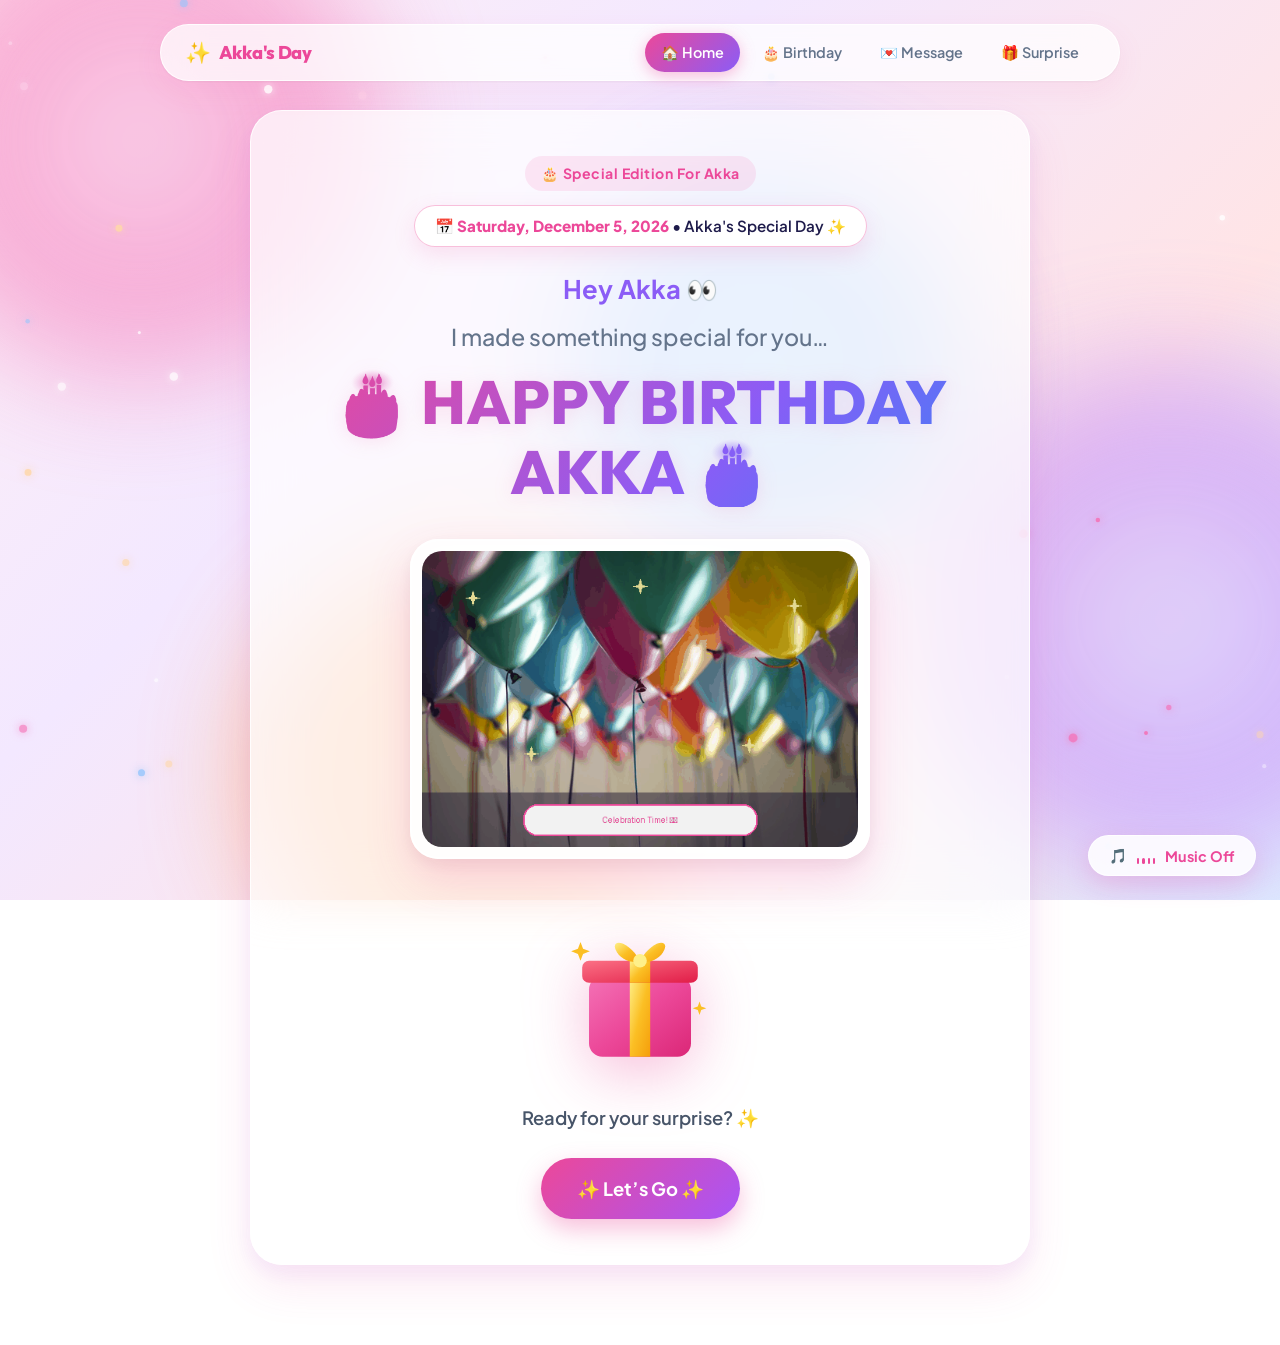
<file: index.html>
<!DOCTYPE html>
<html lang="en">
<head>
  <meta charset="UTF-8">
  <meta name="viewport" content="width=device-width, initial-scale=1.0">
  <title>Happy Birthday Akka! ✨ | A Special Surprise</title>
  <link rel="stylesheet" href="style.css">
  <style>
    /* Intro Stagger Animations */
    .intro-badge {
      opacity: 0;
      transform: translateY(15px);
      animation: modernFadeIn 0.8s ease 0.2s forwards;
    }
    .intro-hey {
      opacity: 0;
      transform: translateY(20px);
      animation: modernFadeIn 0.9s ease 0.6s forwards;
    }
    .intro-special {
      opacity: 0;
      transform: translateY(20px);
      animation: modernFadeIn 0.9s ease 1.2s forwards;
    }
    .intro-title {
      opacity: 0;
      transform: scale(0.9);
      animation: popInBounce 1s cubic-bezier(0.34, 1.56, 0.64, 1) 2s forwards;
    }
    .intro-gift-wrap {
      opacity: 0;
      transform: translateY(20px);
      animation: modernFadeIn 1s ease 2.6s forwards;
    }
    .intro-action-wrap {
      opacity: 0;
      transform: translateY(20px);
      animation: modernFadeIn 0.9s ease 3.2s forwards;
      margin-top: 25px;
    }

    @keyframes modernFadeIn {
      to { opacity: 1; transform: translateY(0); }
    }
    @keyframes popInBounce {
      to { opacity: 1; transform: scale(1); }
    }
  </style>
</head>
<body>

  <!-- Page Transition Curtain -->
  <div class="page-transition-curtain"></div>

  <!-- Background Animated Gradient Blobs -->
  <div class="ambient-blobs" aria-hidden="true">
    <div class="blob blob-1"></div>
    <div class="blob blob-2"></div>
    <div class="blob blob-3"></div>
    <div class="blob blob-4"></div>
  </div>

  <!-- Ambient Particles & Fireworks Canvases -->
  <canvas id="particleCanvas"></canvas>
  <canvas id="fireworkCanvas"></canvas>

  <!-- Navigation Bar -->
  <nav class="main-nav">
    <a href="index.html" class="nav-brand">
      <span class="nav-brand-icon">✨</span>
      Akka's Day
    </a>

    <ul class="nav-links">
      <li><a href="index.html" class="nav-link active">🏠 Home</a></li>
      <li><a href="birthday.html" class="nav-link">🎂 Birthday</a></li>
      <li><a href="message.html" class="nav-link">💌 Message</a></li>
      <li><a href="surprise.html" class="nav-link">🎁 Surprise</a></li>
    </ul>

    <button class="mobile-menu-btn" aria-label="Open Navigation Menu">☰</button>
  </nav>

  <!-- Mobile Drawer Menu -->
  <div class="mobile-backdrop"></div>
  <div class="mobile-nav-drawer">
    <button class="mobile-drawer-close" aria-label="Close Navigation Menu">✕</button>
    <a href="index.html" class="nav-link active">🏠 Home</a>
    <a href="birthday.html" class="nav-link">🎂 Birthday</a>
    <a href="message.html" class="nav-link">💌 Message</a>
    <a href="surprise.html" class="nav-link">🎁 Surprise</a>
  </div>

  <!-- Main Intro Content -->
  <main class="page-wrapper">
    <div class="glass-card">

      <div class="intro-badge">
        <span class="badge-pill">🎂 Special Edition For Akka</span>
      </div>

      <!-- Live Date & Day Badge -->
      <div class="today-date-badge">
        <span class="live-date-text">📅 <strong>Tuesday, November 10</strong> • Akka's Special Day ✨</span>
      </div>

      <div class="intro-hey">
        <h2 style="font-size: 1.6rem; color: #8b5cf6; margin-bottom: 8px;">Hey Akka 👀</h2>
      </div>

      <div class="intro-special">
        <p class="subtitle-modern" style="margin-bottom: 12px;">I made something special for you…</p>
      </div>

      <div class="intro-title">
        <h1 class="title-large">🎂 HAPPY BIRTHDAY AKKA 🎂</h1>
      </div>

      <!-- Festive Balloons Party Image -->
      <div class="festive-photo-frame">
        <img src="assets/balloons.gif" alt="Birthday Balloons Celebration" class="festive-photo-img">
      </div>

      <!-- Animated Mystery Gift Box -->
      <div class="intro-gift-wrap">
        <div class="mystery-gift-box">
          <svg class="gift-box-svg" viewBox="0 0 200 200">
            <defs>
              <linearGradient id="boxGrad" x1="0%" y1="0%" x2="100%" y2="100%">
                <stop offset="0%" stop-color="#f472b6"/>
                <stop offset="50%" stop-color="#ec4899"/>
                <stop offset="100%" stop-color="#db2777"/>
              </linearGradient>
              <linearGradient id="ribbonGrad" x1="0%" y1="0%" x2="100%" y2="100%">
                <stop offset="0%" stop-color="#fef08a"/>
                <stop offset="50%" stop-color="#fbbf24"/>
                <stop offset="100%" stop-color="#f59e0b"/>
              </linearGradient>
              <linearGradient id="lidGrad" x1="0%" y1="0%" x2="100%" y2="100%">
                <stop offset="0%" stop-color="#fb7185"/>
                <stop offset="100%" stop-color="#e11d48"/>
              </linearGradient>
            </defs>
            <rect x="40" y="80" width="120" height="95" rx="16" fill="url(#boxGrad)"/>
            <rect x="88" y="80" width="24" height="95" fill="url(#ribbonGrad)"/>
            <rect x="32" y="62" width="136" height="26" rx="8" fill="url(#lidGrad)"/>
            <rect x="88" y="62" width="24" height="26" fill="url(#ribbonGrad)"/>
            <path d="M100,62 C85,35 60,35 75,55 C88,68 100,62 100,62 Z" fill="url(#ribbonGrad)"/>
            <path d="M100,62 C115,35 140,35 125,55 C112,68 100,62 100,62 Z" fill="url(#ribbonGrad)"/>
            <circle cx="100" cy="62" r="8" fill="#fef08a"/>
            <polygon points="30,40 33,48 41,51 33,54 30,62 27,54 19,51 27,48" fill="#fbbf24"/>
            <polygon points="170,110 172,116 178,118 172,120 170,126 168,120 162,118 168,116" fill="#fbbf24"/>
          </svg>
        </div>
        <p style="font-size: 1.15rem; font-weight: 600; color: #475569; margin-top: 10px;">
          Ready for your surprise? ✨
        </p>
      </div>

      <!-- Let's Go Button -->
      <div class="intro-action-wrap">
        <a href="birthday.html" id="startSurpriseBtn" class="btn-modern-primary">
          <span>✨ Let’s Go ✨</span>
        </a>
      </div>

    </div>
  </main>

  <script src="script.js"></script>
</body>
</html>
</file>
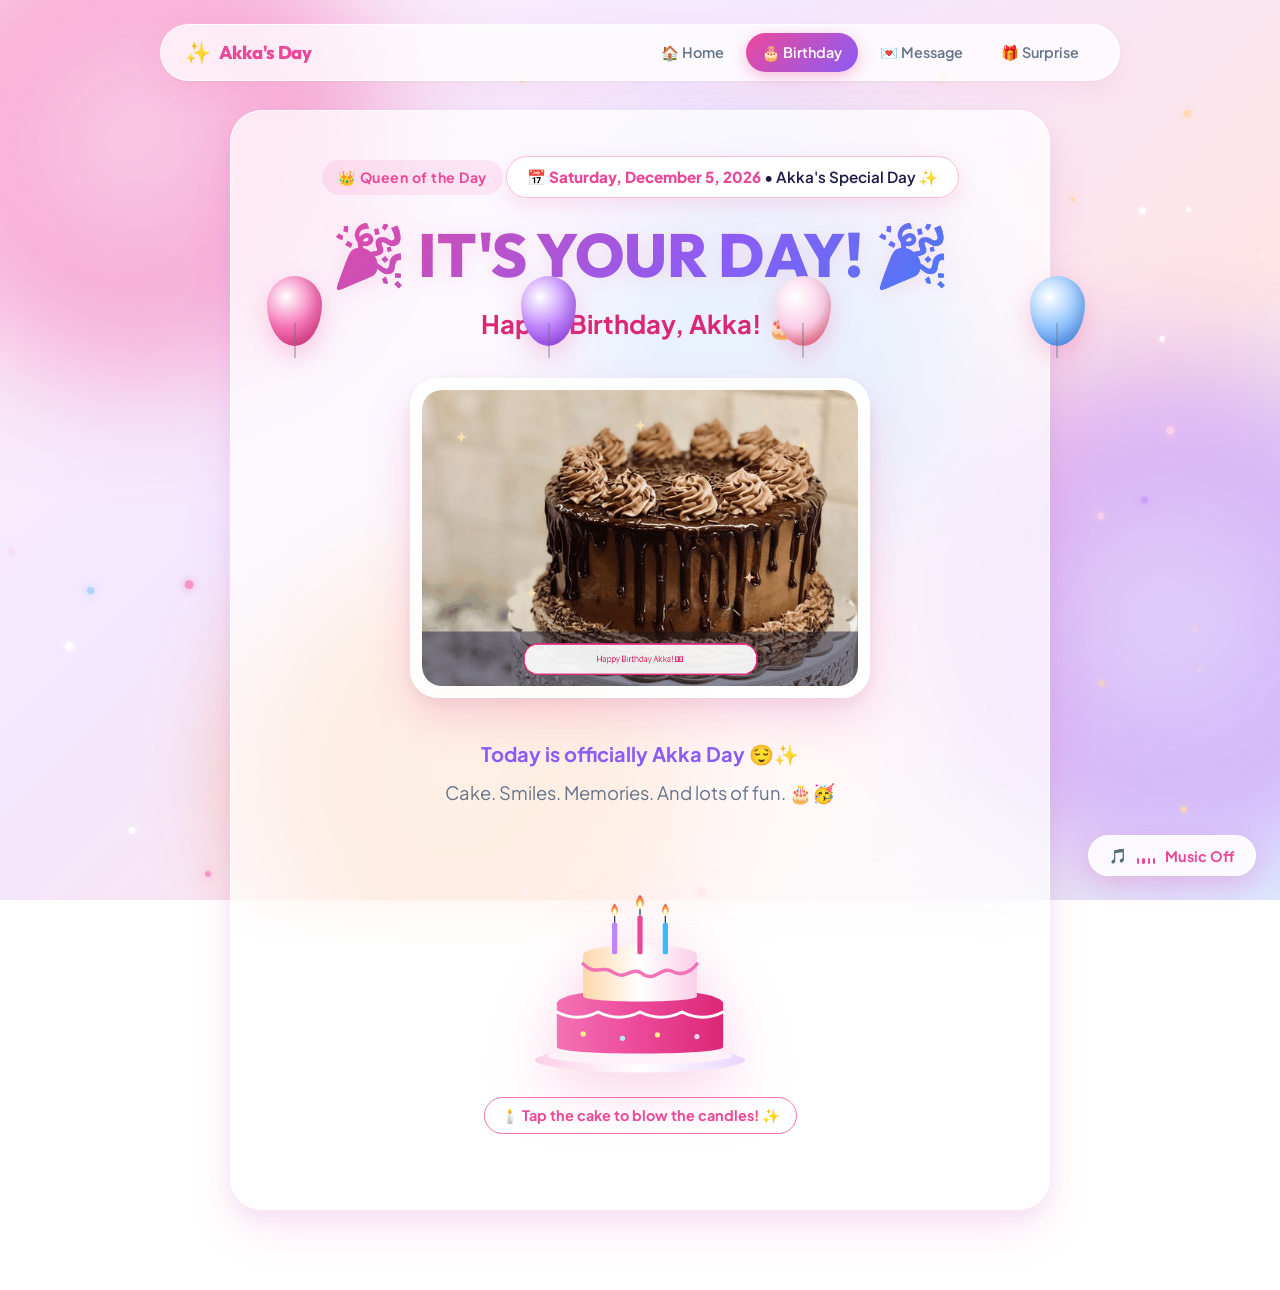
<file: birthday.html>
<!DOCTYPE html>
<html lang="en">
<head>
  <meta charset="UTF-8">
  <meta name="viewport" content="width=device-width, initial-scale=1.0">
  <title>It's Your Day Akka! 🎉 | Birthday Celebration</title>
  <link rel="stylesheet" href="style.css">
  <style>
    .akka-day-pill {
      font-size: 1.25rem;
      font-weight: 700;
      color: #8b5cf6;
      margin: 15px 0 8px;
    }

    .fun-tagline {
      font-size: 1.15rem;
      color: #64748b;
      margin-bottom: 25px;
    }

    .wish-box {
      background: rgba(255, 255, 255, 0.85);
      border: 1.5px solid rgba(236, 72, 153, 0.4);
      border-radius: 24px;
      padding: 24px 30px;
      box-shadow: 0 15px 35px rgba(236, 72, 153, 0.15);
      margin-top: 25px;
    }

    .wish-title {
      font-family: var(--font-display);
      font-size: 1.8rem;
      font-weight: 800;
      color: var(--color-primary);
      margin-bottom: 8px;
    }
  </style>
</head>
<body>

  <!-- Page Transition Curtain -->
  <div class="page-transition-curtain"></div>

  <!-- Background Animated Gradient Blobs -->
  <div class="ambient-blobs" aria-hidden="true">
    <div class="blob blob-1"></div>
    <div class="blob blob-2"></div>
    <div class="blob blob-3"></div>
    <div class="blob blob-4"></div>
  </div>

  <!-- Ambient Particles & Fireworks Canvases -->
  <canvas id="particleCanvas"></canvas>
  <canvas id="fireworkCanvas"></canvas>

  <!-- Navigation Bar -->
  <nav class="main-nav">
    <a href="index.html" class="nav-brand">
      <span class="nav-brand-icon">✨</span>
      Akka's Day
    </a>

    <ul class="nav-links">
      <li><a href="index.html" class="nav-link">🏠 Home</a></li>
      <li><a href="birthday.html" class="nav-link active">🎂 Birthday</a></li>
      <li><a href="message.html" class="nav-link">💌 Message</a></li>
      <li><a href="surprise.html" class="nav-link">🎁 Surprise</a></li>
    </ul>

    <button class="mobile-menu-btn" aria-label="Open Navigation Menu">☰</button>
  </nav>

  <!-- Mobile Drawer Menu -->
  <div class="mobile-backdrop"></div>
  <div class="mobile-nav-drawer">
    <button class="mobile-drawer-close" aria-label="Close Navigation Menu">✕</button>
    <a href="index.html" class="nav-link">🏠 Home</a>
    <a href="birthday.html" class="nav-link active">🎂 Birthday</a>
    <a href="message.html" class="nav-link">💌 Message</a>
    <a href="surprise.html" class="nav-link">🎁 Surprise</a>
  </div>

  <!-- Main Birthday Hero Section -->
  <main class="page-wrapper">
    <div class="glass-card celebration-hero-card">

      <!-- Floating Balloons -->
      <div class="balloon-wrapper" aria-hidden="true">
        <div class="modern-balloon balloon-pink" style="animation-delay: 0.1s;"></div>
        <div class="modern-balloon balloon-purple" style="animation-delay: 0.8s;"></div>
        <div class="modern-balloon balloon-peach" style="animation-delay: 0.3s;"></div>
        <div class="modern-balloon balloon-blue" style="animation-delay: 1.1s;"></div>
      </div>

      <span class="badge-pill">👑 Queen of the Day</span>

      <!-- Live Date & Day Badge -->
      <div class="today-date-badge">
        <span class="live-date-text">📅 <strong>Tuesday, November 10</strong> • Akka's Special Day ✨</span>
      </div>

      <h1 class="title-large">🎉 IT'S YOUR DAY! 🎉</h1>
      <h2 style="font-size: 1.6rem; color: #db2777; margin-bottom: 15px;">Happy Birthday, Akka! 🎂</h2>

      <!-- Aesthetic Birthday Cake Image -->
      <div class="festive-photo-frame">
        <img src="assets/cake.gif" alt="Delicious Birthday Cake Celebration" class="festive-photo-img">
      </div>

      <div class="akka-day-pill">Today is officially Akka Day 😌✨</div>
      <p class="fun-tagline">Cake. Smiles. Memories. And lots of fun. 🎂🥳</p>

      <!-- Modern Interactive CSS/SVG Birthday Cake -->
      <div class="cake-interaction-box" id="interactiveCake" title="Click cake to blow candles!">
        <svg class="cake-svg-interactive" viewBox="0 0 320 280">
          <defs>
            <linearGradient id="plateGrad" x1="0%" y1="0%" x2="100%" y2="0%">
              <stop offset="0%" stop-color="#fbcfe8"/>
              <stop offset="50%" stop-color="#ffffff"/>
              <stop offset="100%" stop-color="#e9d5ff"/>
            </linearGradient>
            <linearGradient id="layerBottom" x1="0%" y1="0%" x2="100%" y2="0%">
              <stop offset="0%" stop-color="#f472b6"/>
              <stop offset="50%" stop-color="#ec4899"/>
              <stop offset="100%" stop-color="#db2777"/>
            </linearGradient>
            <linearGradient id="layerTop" x1="0%" y1="0%" x2="100%" y2="0%">
              <stop offset="0%" stop-color="#fed7aa"/>
              <stop offset="50%" stop-color="#ffffff"/>
              <stop offset="100%" stop-color="#fbcfe8"/>
            </linearGradient>
            <radialGradient id="cakeCandleFlame" cx="50%" cy="80%" r="70%">
              <stop offset="0%" stop-color="#ffffff"/>
              <stop offset="30%" stop-color="#fef08a"/>
              <stop offset="70%" stop-color="#fb923c"/>
              <stop offset="100%" stop-color="#ef4444"/>
            </radialGradient>
          </defs>

          <!-- Modern Cake Pedestal -->
          <ellipse cx="160" cy="255" rx="120" ry="14" fill="url(#plateGrad)"/>
          <ellipse cx="160" cy="250" rx="105" ry="10" fill="#fdf2f8"/>

          <!-- Tier 1: Bottom Layer -->
          <path d="M65,190 L65,240 C65,250 255,250 255,240 L255,190 Z" fill="url(#layerBottom)"/>
          <ellipse cx="160" cy="190" rx="95" ry="16" fill="url(#layerBottom)"/>
          <!-- Sprinkles & Cream Swirls -->
          <path d="M65,200 Q88,212 112,200 Q136,212 160,200 Q184,212 208,200 Q232,212 255,200" fill="none" stroke="#ffffff" stroke-width="3.5" stroke-linecap="round"/>
          <circle cx="95" cy="225" r="3" fill="#fef08a"/>
          <circle cx="140" cy="230" r="3" fill="#bae6fd"/>
          <circle cx="180" cy="226" r="3" fill="#fef08a"/>
          <circle cx="225" cy="228" r="3" fill="#ddd6fe"/>

          <!-- Tier 2: Top Layer -->
          <path d="M95,135 L95,182 C95,190 225,190 225,182 L225,135 Z" fill="url(#layerTop)"/>
          <ellipse cx="160" cy="135" rx="65" ry="12" fill="url(#layerTop)"/>
          <!-- Strawberry Drips -->
          <path d="M95,145 C110,160 115,145 130,155 C145,165 150,145 165,158 C180,165 185,145 200,155 C215,160 225,145 225,145" fill="none" stroke="#f472b6" stroke-width="4" stroke-linecap="round"/>

          <!-- CANDLE 1 (Left) -->
          <rect x="128" y="98" width="6" height="36" rx="2" fill="#c084fc"/>
          <line x1="131" y1="98" x2="131" y2="90" stroke="#334155" stroke-width="1.5"/>
          <g class="flame-particle" style="transform-origin: 131px 86px;">
            <path d="M131,76 C126,82 126,86 131,90 C136,86 136,82 131,76 Z" fill="url(#cakeCandleFlame)"/>
            <ellipse cx="131" cy="85" rx="1.5" ry="3" fill="#fff"/>
          </g>
          <circle cx="131" cy="74" r="5" fill="rgba(200,200,200,0.8)" class="cake-smoke"/>

          <!-- CANDLE 2 (Center) -->
          <rect x="157" y="90" width="6" height="44" rx="2" fill="#ec4899"/>
          <line x1="160" y1="90" x2="160" y2="82" stroke="#334155" stroke-width="1.5"/>
          <g class="flame-particle" style="transform-origin: 160px 78px; animation-delay: 0.3s;">
            <path d="M160,66 C154,73 154,78 160,82 C166,78 166,73 160,66 Z" fill="url(#cakeCandleFlame)"/>
            <ellipse cx="160" cy="77" rx="1.5" ry="3.5" fill="#fff"/>
          </g>
          <circle cx="160" cy="64" r="6" fill="rgba(200,200,200,0.8)" class="cake-smoke"/>

          <!-- CANDLE 3 (Right) -->
          <rect x="186" y="98" width="6" height="36" rx="2" fill="#38bdf8"/>
          <line x1="189" y1="98" x2="189" y2="90" stroke="#334155" stroke-width="1.5"/>
          <g class="flame-particle" style="transform-origin: 189px 86px; animation-delay: 0.6s;">
            <path d="M189,76 C184,82 184,86 189,90 C194,86 194,82 189,76 Z" fill="url(#cakeCandleFlame)"/>
            <ellipse cx="189" cy="85" rx="1.5" ry="3" fill="#fff"/>
          </g>
          <circle cx="189" cy="74" r="5" fill="rgba(200,200,200,0.8)" class="cake-smoke"/>
        </svg>

        <div class="cake-instruction-pill">
          <span>🕯️ Tap the cake to blow the candles! ✨</span>
        </div>
      </div>

      <!-- Make a Wish & Next Button (Revealed on cake tap) -->
      <div class="wish-unlocked-card" id="wishCard">
        <div class="wish-box">
          <h3 class="wish-title">Make a Wish ✨</h3>
          <p style="font-size: 1.15rem; color: #475569; margin-bottom: 20px;">
            May all your dreams, big and small, come true this year! 💫
          </p>
          <a href="message.html" class="btn-modern-primary">
            <span>Next (Message) →</span>
          </a>
        </div>
      </div>

    </div>
  </main>

  <script src="script.js"></script>
</body>
</html>
</file>
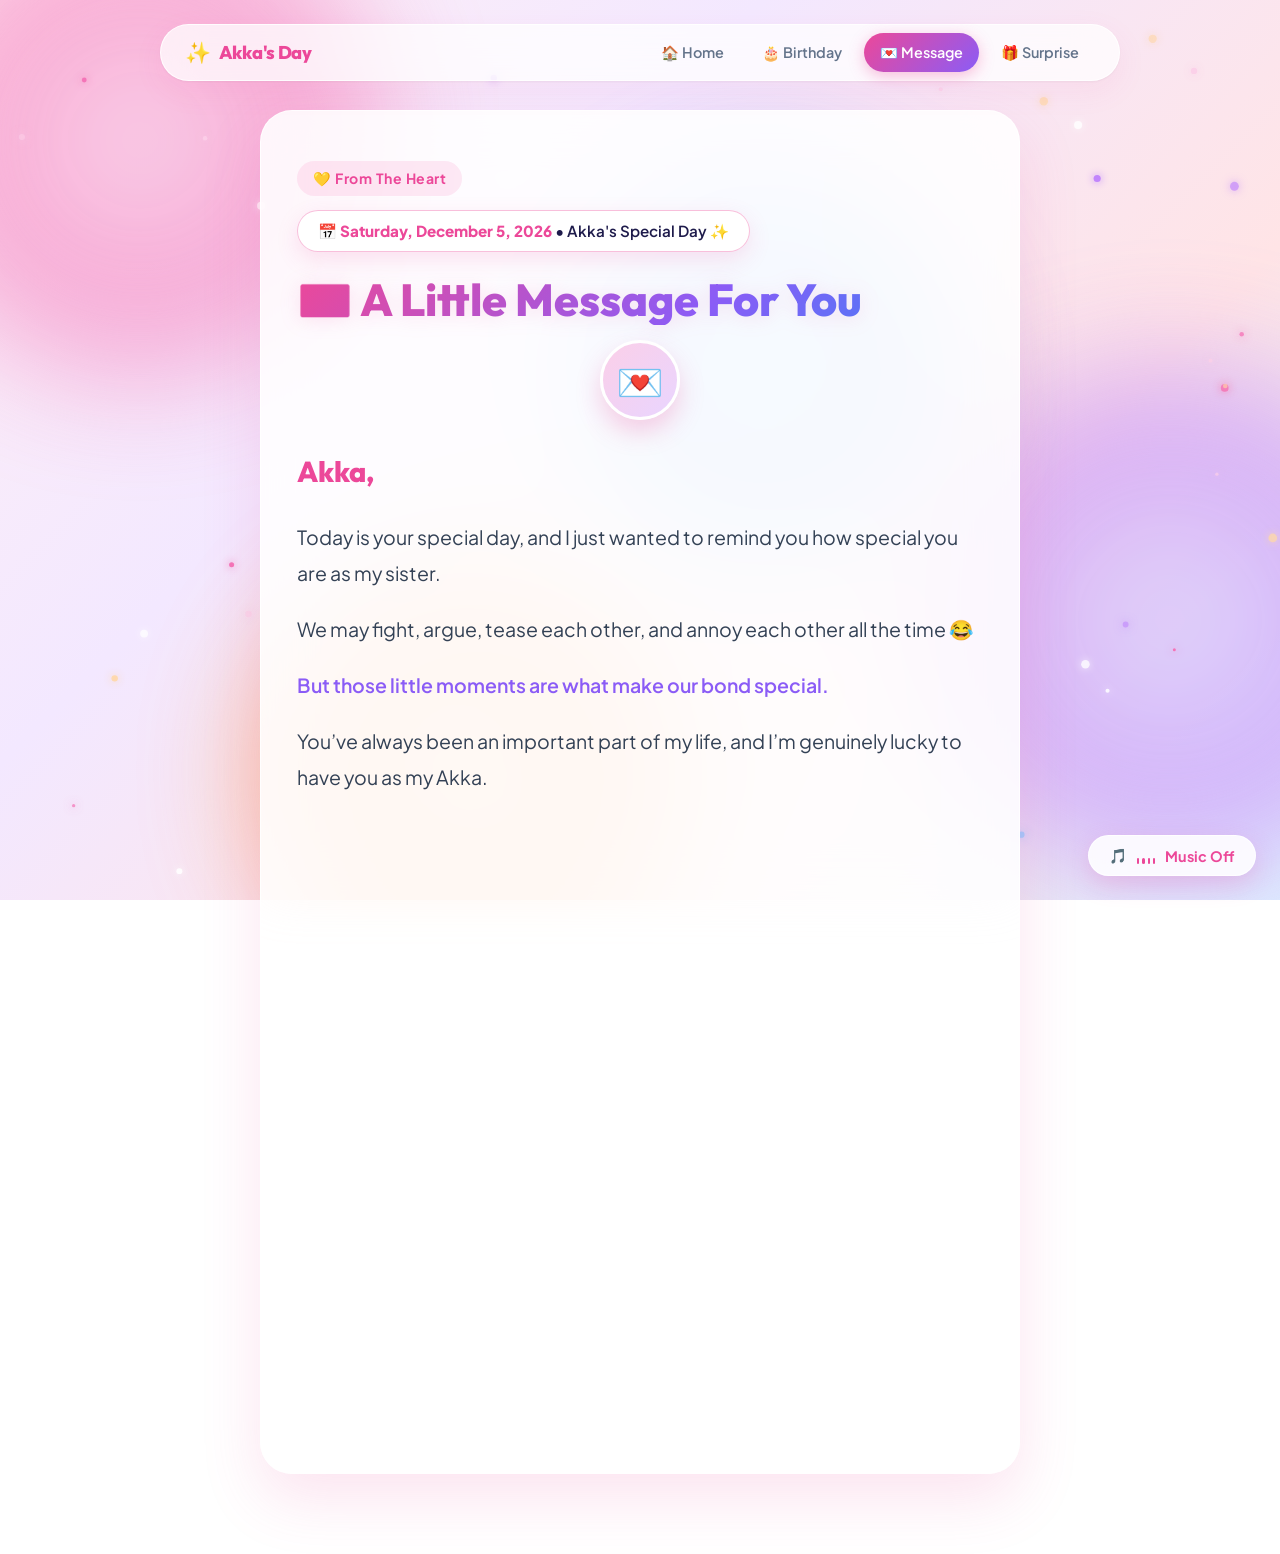
<file: message.html>
<!DOCTYPE html>
<html lang="en">
<head>
  <meta charset="UTF-8">
  <meta name="viewport" content="width=device-width, initial-scale=1.0">
  <title>A Little Message For You 💌 | Happy Birthday Akka</title>
  <link rel="stylesheet" href="style.css">
  <style>
    .message-header {
      text-align: center;
      margin-bottom: 25px;
    }
  </style>
</head>
<body>

  <!-- Page Transition Curtain -->
  <div class="page-transition-curtain"></div>

  <!-- Background Animated Gradient Blobs -->
  <div class="ambient-blobs" aria-hidden="true">
    <div class="blob blob-1"></div>
    <div class="blob blob-2"></div>
    <div class="blob blob-3"></div>
    <div class="blob blob-4"></div>
  </div>

  <!-- Ambient Particles & Fireworks Canvases -->
  <canvas id="particleCanvas"></canvas>
  <canvas id="fireworkCanvas"></canvas>

  <!-- Navigation Bar -->
  <nav class="main-nav">
    <a href="index.html" class="nav-brand">
      <span class="nav-brand-icon">✨</span>
      Akka's Day
    </a>

    <ul class="nav-links">
      <li><a href="index.html" class="nav-link">🏠 Home</a></li>
      <li><a href="birthday.html" class="nav-link">🎂 Birthday</a></li>
      <li><a href="message.html" class="nav-link active">💌 Message</a></li>
      <li><a href="surprise.html" class="nav-link">🎁 Surprise</a></li>
    </ul>

    <button class="mobile-menu-btn" aria-label="Open Navigation Menu">☰</button>
  </nav>

  <!-- Mobile Drawer Menu -->
  <div class="mobile-backdrop"></div>
  <div class="mobile-nav-drawer">
    <button class="mobile-drawer-close" aria-label="Close Navigation Menu">✕</button>
    <a href="index.html" class="nav-link">🏠 Home</a>
    <a href="birthday.html" class="nav-link">🎂 Birthday</a>
    <a href="message.html" class="nav-link active">💌 Message</a>
    <a href="surprise.html" class="nav-link">🎁 Surprise</a>
  </div>

  <!-- Main Message Section -->
  <main class="page-wrapper">
    <div class="message-scroll-box">

      <!-- Top Frame with Aesthetic Letter Badge -->
      <div class="message-top-frame">
        <span class="badge-pill">💛 From The Heart</span>

        <!-- Live Date & Day Badge -->
        <div>
          <div class="today-date-badge">
            <span class="live-date-text">📅 <strong>Tuesday, November 10</strong> • Akka's Special Day ✨</span>
          </div>
        </div>

        <h1 class="title-large" style="font-size: clamp(1.8rem, 4vw, 2.8rem); margin-bottom: 15px;">
          💌 A Little Message For You
        </h1>
        <div class="message-envelope-badge">
          <div class="envelope-icon-wrap">
            💌
          </div>
        </div>
      </div>

      <!-- Line-by-Line / Paragraph-by-Paragraph Reveal -->
      <div class="message-content-area">

        <p class="message-paragraph message-salutation">Akka,</p>

        <p class="message-paragraph">
          Today is your special day, and I just wanted to remind you how special you are as my sister.
        </p>

        <p class="message-paragraph">
          We may fight, argue, tease each other, and annoy each other all the time 😂
        </p>

        <p class="message-paragraph" style="font-weight: 600; color: #8b5cf6;">
          But those little moments are what make our bond special.
        </p>

        <p class="message-paragraph">
          You’ve always been an important part of my life, and I’m genuinely lucky to have you as my Akka.
        </p>

        <p class="message-paragraph">
          I hope this new year of your life brings you lots of happiness, success, good health, peaceful moments, and beautiful memories.
        </p>

        <p class="message-paragraph" style="font-weight: 600; color: #db2777;">
          No matter where life takes us, you’ll always be my Akka.
        </p>

        <p class="message-paragraph" style="font-size: 1.35rem; font-weight: 700; color: #ec4899;">
          Have an amazing birthday! 🎂🥳
        </p>

        <p class="message-paragraph" style="font-style: italic; color: #64748b; line-height: 2;">
          Keep smiling.<br>
          Keep shining.<br>
          And enjoy your day! ✨
        </p>

        <div class="message-signoff">
          — Your Thambi ❤️
        </div>
      </div>

      <!-- Playful Closing & Next Surprise Trigger -->
      <div class="message-closing-section">
        <p style="font-size: 1.25rem; font-weight: 700; color: #8b5cf6; margin: 15px 0 8px;">
          Okay… enough emotional stuff 😂
        </p>
        <p style="font-size: 1.15rem; color: #64748b; margin-bottom: 25px;">
          Ready for the final surprise? 👀
        </p>

        <a href="surprise.html" class="btn-modern-primary">
          <span>🎁 Open Final Surprise</span>
        </a>
      </div>

    </div>
  </main>

  <script src="script.js"></script>
</body>
</html>
</file>
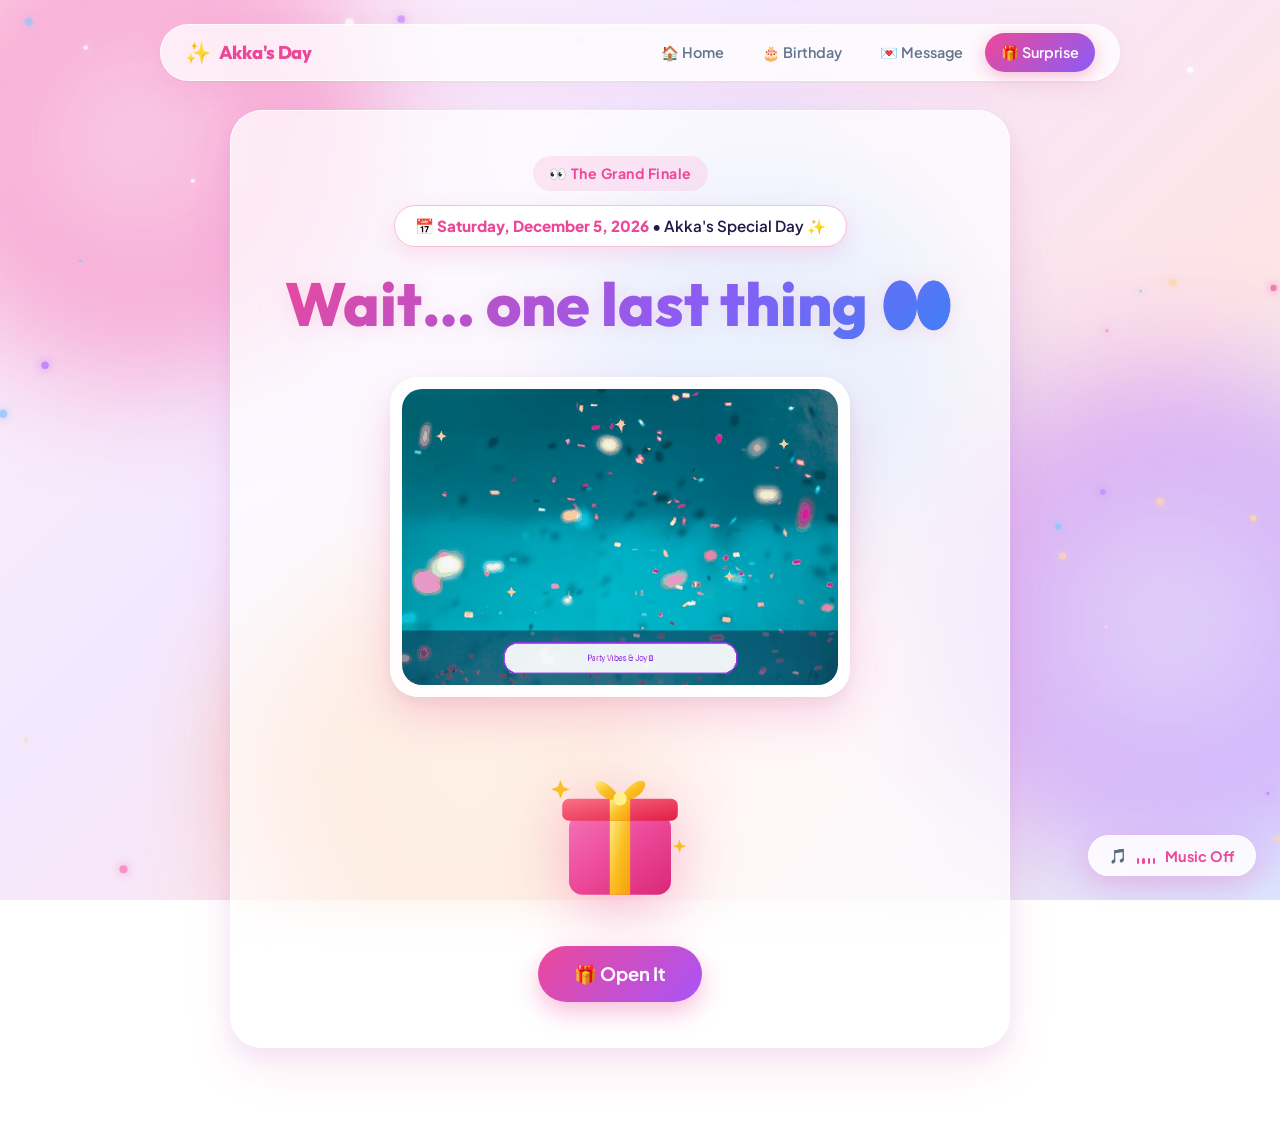
<file: surprise.html>
<!DOCTYPE html>
<html lang="en">
<head>
  <meta charset="UTF-8">
  <meta name="viewport" content="width=device-width, initial-scale=1.0">
  <title>The Final Surprise 🎁 | Happy Birthday Akka</title>
  <link rel="stylesheet" href="style.css">
  <style>
    /* Rising Balloons Animation for Phase 4 */
    .rising-balloons-screen {
      position: fixed;
      bottom: -150px;
      left: 0;
      width: 100%;
      height: 100vh;
      pointer-events: none;
      z-index: 880;
    }

    .balloon-riser {
      position: absolute;
      width: 60px;
      height: 80px;
      border-radius: 50% 50% 50% 50% / 40% 40% 60% 60%;
      box-shadow: inset -6px -6px 12px rgba(0,0,0,0.1), 0 10px 25px rgba(236, 72, 153, 0.3);
      animation: modernBalloonRise 8s cubic-bezier(0.25, 1, 0.5, 1) forwards;
    }

    .balloon-riser::after {
      content: "";
      position: absolute;
      bottom: -14px;
      left: 50%;
      transform: translateX(-50%);
      width: 2px;
      height: 40px;
      background: rgba(100, 116, 139, 0.4);
    }

    @keyframes modernBalloonRise {
      0% { transform: translateY(0) rotate(0deg); opacity: 0; }
      15% { opacity: 1; }
      100% { transform: translateY(-120vh) rotate(18deg); opacity: 0.95; }
    }

    .surprise-blessing-card {
      background: rgba(255, 255, 255, 0.85);
      border: 1.5px solid var(--glass-border);
      border-radius: 24px;
      padding: 30px 24px;
      box-shadow: 0 15px 35px rgba(236, 72, 153, 0.12);
      margin: 25px auto;
      max-width: 620px;
    }

    .surprise-thambi-tag {
      font-family: var(--font-handwriting);
      font-size: 2.4rem;
      font-weight: 700;
      color: var(--color-primary);
      margin-top: 25px;
    }

    .surprise-actions-row {
      display: flex;
      flex-wrap: wrap;
      justify-content: center;
      gap: 16px;
      margin-top: 35px;
    }
  </style>
</head>
<body>

  <!-- Page Transition Curtain -->
  <div class="page-transition-curtain"></div>

  <!-- Background Animated Gradient Blobs -->
  <div class="ambient-blobs" aria-hidden="true">
    <div class="blob blob-1"></div>
    <div class="blob blob-2"></div>
    <div class="blob blob-3"></div>
    <div class="blob blob-4"></div>
  </div>

  <!-- Ambient Particles & Fireworks Canvases -->
  <canvas id="particleCanvas"></canvas>
  <canvas id="fireworkCanvas"></canvas>

  <!-- Navigation Bar -->
  <nav class="main-nav">
    <a href="index.html" class="nav-brand">
      <span class="nav-brand-icon">✨</span>
      Akka's Day
    </a>

    <ul class="nav-links">
      <li><a href="index.html" class="nav-link">🏠 Home</a></li>
      <li><a href="birthday.html" class="nav-link">🎂 Birthday</a></li>
      <li><a href="message.html" class="nav-link">💌 Message</a></li>
      <li><a href="surprise.html" class="nav-link active">🎁 Surprise</a></li>
    </ul>

    <button class="mobile-menu-btn" aria-label="Open Navigation Menu">☰</button>
  </nav>

  <!-- Mobile Drawer Menu -->
  <div class="mobile-backdrop"></div>
  <div class="mobile-nav-drawer">
    <button class="mobile-drawer-close" aria-label="Close Navigation Menu">✕</button>
    <a href="index.html" class="nav-link">🏠 Home</a>
    <a href="birthday.html" class="nav-link">🎂 Birthday</a>
    <a href="message.html" class="nav-link">💌 Message</a>
    <a href="surprise.html" class="nav-link active">🎁 Surprise</a>
  </div>

  <!-- Main Surprise Stage -->
  <main class="page-wrapper">
    <div class="surprise-container">

      <!-- INITIAL TEASER STATE (Animated Mystery Gift Box) -->
      <div class="glass-card teaser-box">
        <span class="badge-pill">👀 The Grand Finale</span>

        <!-- Live Date & Day Badge -->
        <div>
          <div class="today-date-badge">
            <span class="live-date-text">📅 <strong>Tuesday, November 10</strong> • Akka's Special Day ✨</span>
          </div>
        </div>

        <h1 class="title-large" style="margin-bottom: 20px;">Wait… one last thing 👀</h1>

        <!-- Festive Party Celebration Image -->
        <div class="festive-photo-frame">
          <img src="assets/party.gif" alt="Festive Party Celebration & Confetti" class="festive-photo-img">
        </div>

        <div class="mystery-gift-box">
          <svg class="gift-box-svg" viewBox="0 0 200 200">
            <defs>
              <linearGradient id="boxGradS" x1="0%" y1="0%" x2="100%" y2="100%">
                <stop offset="0%" stop-color="#f472b6"/>
                <stop offset="50%" stop-color="#ec4899"/>
                <stop offset="100%" stop-color="#db2777"/>
              </linearGradient>
              <linearGradient id="ribbonGradS" x1="0%" y1="0%" x2="100%" y2="100%">
                <stop offset="0%" stop-color="#fef08a"/>
                <stop offset="50%" stop-color="#fbbf24"/>
                <stop offset="100%" stop-color="#f59e0b"/>
              </linearGradient>
              <linearGradient id="lidGradS" x1="0%" y1="0%" x2="100%" y2="100%">
                <stop offset="0%" stop-color="#fb7185"/>
                <stop offset="100%" stop-color="#e11d48"/>
              </linearGradient>
            </defs>
            <rect x="40" y="80" width="120" height="95" rx="16" fill="url(#boxGradS)"/>
            <rect x="88" y="80" width="24" height="95" fill="url(#ribbonGradS)"/>
            <rect x="32" y="62" width="136" height="26" rx="8" fill="url(#lidGradS)"/>
            <rect x="88" y="62" width="24" height="26" fill="url(#ribbonGradS)"/>
            <path d="M100,62 C85,35 60,35 75,55 C88,68 100,62 100,62 Z" fill="url(#ribbonGradS)"/>
            <path d="M100,62 C115,35 140,35 125,55 C112,68 100,62 100,62 Z" fill="url(#ribbonGradS)"/>
            <circle cx="100" cy="62" r="8" fill="#fef08a"/>
            <polygon points="30,40 33,48 41,51 33,54 30,62 27,54 19,51 27,48" fill="#fbbf24"/>
            <polygon points="170,110 172,116 178,118 172,120 170,126 168,120 162,118 168,116" fill="#fbbf24"/>
          </svg>
        </div>

        <div style="margin-top: 30px;">
          <button id="openFinalSurpriseBtn" class="btn-modern-primary">
            <span>🎁 Open It</span>
          </button>
        </div>
      </div>

      <!-- 8-STEP GRAND REVEAL CONTENT -->
      <div class="glass-card grand-reveal-card">

        <!-- Celebratory Badges -->
        <div class="grand-badges-row">
          <span class="badge-pill">👑 Queen of Our Hearts</span>
          <span class="badge-pill">✨ Best Akka in the World</span>
          <span class="badge-pill">💖 Forever Supporter</span>
        </div>

        <!-- Large Grand Heading -->
        <h1 class="title-large" style="font-size: clamp(2.4rem, 6vw, 4.2rem); margin-top: 15px;">
          🎉 HAPPY BIRTHDAY AKKA! 🎉
        </h1>

        <h2 style="font-size: 1.5rem; color: #8b5cf6; margin-bottom: 20px;">
          Wishing you the happiest year ahead! ✨
        </h2>

        <!-- Featured Cake Celebration Photo Frame -->
        <div class="festive-photo-frame" style="max-width: 440px; margin-bottom: 25px;">
          <img src="assets/cake.gif" alt="Delicious Birthday Cake Celebration" class="festive-photo-img">
        </div>

        <!-- Celebratory Cake SVG -->
        <div style="display: flex; justify-content: center; margin: 20px auto;">
          <svg class="cake-svg-interactive" viewBox="0 0 320 280" style="max-width: 250px;">
            <defs>
              <linearGradient id="standGrad" x1="0%" y1="0%" x2="100%" y2="0%">
                <stop offset="0%" stop-color="#fbcfe8"/>
                <stop offset="50%" stop-color="#ffffff"/>
                <stop offset="100%" stop-color="#e9d5ff"/>
              </linearGradient>
              <linearGradient id="tier1Grad" x1="0%" y1="0%" x2="100%" y2="0%">
                <stop offset="0%" stop-color="#f472b6"/>
                <stop offset="50%" stop-color="#ec4899"/>
                <stop offset="100%" stop-color="#db2777"/>
              </linearGradient>
              <linearGradient id="tier2Grad" x1="0%" y1="0%" x2="100%" y2="0%">
                <stop offset="0%" stop-color="#fed7aa"/>
                <stop offset="50%" stop-color="#ffffff"/>
                <stop offset="100%" stop-color="#fbcfe8"/>
              </linearGradient>
              <radialGradient id="sparkleFlame" cx="50%" cy="80%" r="70%">
                <stop offset="0%" stop-color="#ffffff"/>
                <stop offset="30%" stop-color="#fef08a"/>
                <stop offset="70%" stop-color="#fb923c"/>
                <stop offset="100%" stop-color="#ef4444"/>
              </radialGradient>
            </defs>
            <ellipse cx="160" cy="255" rx="120" ry="14" fill="url(#standGrad)"/>
            <path d="M65,190 L65,240 C65,250 255,250 255,240 L255,190 Z" fill="url(#tier1Grad)"/>
            <ellipse cx="160" cy="190" rx="95" ry="16" fill="url(#tier1Grad)"/>
            <path d="M95,135 L95,182 C95,190 225,190 225,182 L225,135 Z" fill="url(#tier2Grad)"/>
            <ellipse cx="160" cy="135" rx="65" ry="12" fill="url(#tier2Grad)"/>
            <!-- Candles -->
            <rect x="157" y="90" width="6" height="44" rx="2" fill="#ec4899"/>
            <path d="M160,66 C154,73 154,78 160,82 C166,78 166,73 160,66 Z" fill="url(#sparkleFlame)"/>
            <rect x="128" y="98" width="6" height="36" rx="2" fill="#c084fc"/>
            <path d="M131,76 C126,82 126,86 131,90 C136,86 136,82 131,76 Z" fill="url(#sparkleFlame)"/>
            <rect x="186" y="98" width="6" height="36" rx="2" fill="#38bdf8"/>
            <path d="M189,76 C184,82 184,86 189,90 C194,86 194,82 189,76 Z" fill="url(#sparkleFlame)"/>
          </svg>
        </div>

        <!-- Emotional & Fun Blessing Card -->
        <div class="surprise-blessing-card">
          <p class="grand-blessing-lines">
            More happiness.<br>
            More success.<br>
            More memories.<br>
            More reasons to smile. 🥳
          </p>
        </div>

        <p style="font-family: var(--font-display); font-size: clamp(1.4rem, 3.2vw, 2.2rem); font-weight: 800; color: #db2777; margin-top: 20px;">
          Have the BEST birthday ever! 🎂✨
        </p>

        <!-- Thambi Signature -->
        <div class="surprise-thambi-tag">
          — Your Thambi ❤️
        </div>

        <!-- Action Buttons -->
        <div class="surprise-actions-row">
          <button id="replayCelebrationBtn" class="btn-modern-primary">
            <span>✨ Celebrate Again (Confetti) ✨</span>
          </button>
          <a href="index.html" class="btn-modern-secondary">
            <span>🏠 Back to Home</span>
          </a>
        </div>

      </div>

    </div>

    <!-- Rising Balloons Container -->
    <div class="rising-balloons-screen" aria-hidden="true">
      <div class="balloon-riser balloon-pink" style="left: 10%; animation-delay: 0.1s;"></div>
      <div class="balloon-riser balloon-purple" style="left: 28%; animation-delay: 0.5s;"></div>
      <div class="balloon-riser balloon-peach" style="left: 48%; animation-delay: 0.2s;"></div>
      <div class="balloon-riser balloon-blue" style="left: 68%; animation-delay: 0.7s;"></div>
      <div class="balloon-riser balloon-pink" style="left: 85%; animation-delay: 0.4s;"></div>
    </div>
  </main>

  <script src="script.js"></script>
</body>
</html>
</file>
<file: style.css>
/* ==========================================================================
   AKKA BIRTHDAY - MODERN INSTAGRAM / PINTEREST AESTHETIC THEME
   Soft Gradients, Glassmorphism, Floating Blobs, Playful & Youthful
   ========================================================================== */

@import url('https://fonts.googleapis.com/css2?family=Caveat:wght@600;700&family=Outfit:wght@400;500;600;700;800&family=Plus+Jakarta+Sans:wght@400;500;600;700;800&display=swap');

:root {
  /* Modern Trendy Pastel Palette */
  --bg-gradient: linear-gradient(135deg, #fff0f5 0%, #f3e8ff 35%, #ffe4e6 70%, #e0f2fe 100%);
  --color-primary: #ec4899;
  --color-primary-light: #f472b6;
  --color-purple: #8b5cf6;
  --color-purple-light: #c084fc;
  --color-lavender: #e9d5ff;
  --color-peach: #fed7aa;
  --color-soft-blue: #bae6fd;
  --color-text-dark: #1e1b4b;
  --color-text-muted: #64748b;
  --color-white: #ffffff;

  /* Glassmorphism System */
  --glass-bg: rgba(255, 255, 255, 0.72);
  --glass-bg-hover: rgba(255, 255, 255, 0.88);
  --glass-border: rgba(255, 255, 255, 0.85);
  --glass-shadow: 0 20px 45px rgba(236, 72, 153, 0.12), 0 8px 20px rgba(139, 92, 246, 0.08);
  --glass-shadow-hover: 0 25px 60px rgba(236, 72, 153, 0.22), 0 12px 28px rgba(139, 92, 246, 0.15);

  /* Typography */
  --font-main: 'Plus Jakarta Sans', sans-serif;
  --font-display: 'Outfit', sans-serif;
  --font-handwriting: 'Caveat', cursive;

  /* Transitions */
  --transition-fast: 0.25s cubic-bezier(0.16, 1, 0.3, 1);
  --transition-smooth: 0.45s cubic-bezier(0.16, 1, 0.3, 1);
  --transition-spring: 0.6s cubic-bezier(0.34, 1.56, 0.64, 1);
}

/* Reset & Base */
*, *::before, *::after {
  box-sizing: border-box;
  margin: 0;
  padding: 0;
  -webkit-tap-highlight-color: transparent;
}

html, body {
  width: 100%;
  min-height: 100vh;
  background: var(--bg-gradient);
  background-attachment: fixed;
  color: var(--color-text-dark);
  font-family: var(--font-main);
  overflow-x: hidden;
  position: relative;
  line-height: 1.6;
}

/* Cursor Glow on Desktop */
.cursor-glow {
  position: fixed;
  width: 320px;
  height: 320px;
  border-radius: 50%;
  background: radial-gradient(circle, rgba(244, 114, 182, 0.22) 0%, rgba(192, 132, 252, 0.15) 40%, transparent 70%);
  pointer-events: none;
  z-index: 9999;
  transform: translate(-50%, -50%);
  transition: transform 0.1s ease-out;
  mix-blend-mode: multiply;
}

@media (max-width: 900px) {
  .cursor-glow {
    display: none;
  }
}

/* Animated Floating Gradient Blobs */
.ambient-blobs {
  position: fixed;
  inset: 0;
  overflow: hidden;
  pointer-events: none;
  z-index: 0;
}

.blob {
  position: absolute;
  filter: blur(60px);
  border-radius: 50%;
  opacity: 0.65;
  animation: blobFloat 18s ease-in-out infinite alternate;
}

.blob-1 {
  width: 480px;
  height: 480px;
  background: radial-gradient(circle, #fbcfe8 0%, #f472b6 60%, transparent 80%);
  top: -100px;
  left: -100px;
  animation-duration: 22s;
}

.blob-2 {
  width: 520px;
  height: 520px;
  background: radial-gradient(circle, #ddd6fe 0%, #c084fc 60%, transparent 80%);
  top: 40%;
  right: -150px;
  animation-duration: 26s;
  animation-delay: -5s;
}

.blob-3 {
  width: 420px;
  height: 420px;
  background: radial-gradient(circle, #fed7aa 0%, #fb923c 60%, transparent 80%);
  bottom: -80px;
  left: 20%;
  animation-duration: 20s;
  animation-delay: -10s;
}

.blob-4 {
  width: 380px;
  height: 380px;
  background: radial-gradient(circle, #bae6fd 0%, #60a5fa 60%, transparent 80%);
  top: 20%;
  left: 45%;
  animation-duration: 24s;
  animation-delay: -7s;
}

@keyframes blobFloat {
  0% { transform: translate(0, 0) scale(1) rotate(0deg); }
  50% { transform: translate(60px, 80px) scale(1.12) rotate(90deg); }
  100% { transform: translate(-40px, 40px) scale(0.95) rotate(180deg); }
}

/* Page Transition Overlay */
.page-transition-curtain {
  position: fixed;
  inset: 0;
  background: linear-gradient(135deg, #fff0f5, #f3e8ff);
  z-index: 99999;
  pointer-events: none;
  opacity: 1;
  transform: scale(1);
  transition: opacity 0.5s cubic-bezier(0.4, 0, 0.2, 1), transform 0.5s cubic-bezier(0.4, 0, 0.2, 1);
}

.page-transition-curtain.loaded {
  opacity: 0;
  transform: scale(1.02);
}

.page-transition-curtain.exiting {
  opacity: 1;
  transform: scale(1);
  pointer-events: auto;
}

/* Global Canvases */
#particleCanvas, #fireworkCanvas {
  position: fixed;
  inset: 0;
  width: 100%;
  height: 100%;
  pointer-events: none;
}

#particleCanvas { z-index: 1; }
#fireworkCanvas { z-index: 900; }

/* Navigation Bar */
.main-nav {
  position: fixed;
  top: 24px;
  left: 50%;
  transform: translateX(-50%);
  z-index: 1000;
  width: min(92%, 960px);
  background: rgba(255, 255, 255, 0.75);
  backdrop-filter: blur(20px);
  -webkit-backdrop-filter: blur(20px);
  border: 1px solid var(--glass-border);
  border-radius: 999px;
  padding: 8px 24px;
  display: flex;
  align-items: center;
  justify-content: space-between;
  box-shadow: 0 10px 30px rgba(236, 72, 153, 0.08), 0 1px 3px rgba(0, 0, 0, 0.05);
  transition: all var(--transition-smooth);
}

.nav-brand {
  display: flex;
  align-items: center;
  gap: 8px;
  color: var(--color-primary);
  font-family: var(--font-display);
  font-size: 1.15rem;
  font-weight: 800;
  text-decoration: none;
  letter-spacing: -0.3px;
}

.nav-brand-icon {
  font-size: 1.3rem;
  animation: bounceSoft 2s ease-in-out infinite;
}

@keyframes bounceSoft {
  0%, 100% { transform: translateY(0); }
  50% { transform: translateY(-3px); }
}

.nav-links {
  display: flex;
  align-items: center;
  gap: 6px;
  list-style: none;
}

.nav-link {
  color: var(--color-text-muted);
  text-decoration: none;
  padding: 8px 16px;
  border-radius: 999px;
  font-size: 0.9rem;
  font-weight: 600;
  transition: all var(--transition-fast);
  display: inline-flex;
  align-items: center;
  gap: 6px;
}

.nav-link:hover {
  color: var(--color-primary);
  background: rgba(244, 114, 182, 0.12);
}

.nav-link.active {
  color: var(--color-white);
  background: linear-gradient(135deg, var(--color-primary) 0%, var(--color-purple) 100%);
  box-shadow: 0 4px 15px rgba(236, 72, 153, 0.35);
}

.mobile-menu-btn {
  display: none;
  background: none;
  border: none;
  color: var(--color-primary);
  font-size: 1.6rem;
  cursor: pointer;
  padding: 4px;
}

/* Mobile Nav Drawer */
.mobile-nav-drawer {
  position: fixed;
  top: 0;
  right: -100%;
  width: 290px;
  height: 100vh;
  background: rgba(255, 255, 255, 0.94);
  backdrop-filter: blur(25px);
  -webkit-backdrop-filter: blur(25px);
  border-left: 1px solid var(--glass-border);
  z-index: 2000;
  padding: 80px 24px 30px;
  display: flex;
  flex-direction: column;
  gap: 12px;
  transition: right 0.4s cubic-bezier(0.16, 1, 0.3, 1);
  box-shadow: -15px 0 40px rgba(0,0,0,0.1);
}

.mobile-nav-drawer.open {
  right: 0;
}

.mobile-drawer-close {
  position: absolute;
  top: 24px;
  right: 24px;
  background: rgba(236, 72, 153, 0.1);
  border: none;
  color: var(--color-primary);
  width: 40px;
  height: 40px;
  border-radius: 50%;
  font-size: 1.4rem;
  cursor: pointer;
  display: flex;
  align-items: center;
  justify-content: center;
}

.mobile-nav-drawer .nav-link {
  font-size: 1.05rem;
  padding: 12px 18px;
  width: 100%;
}

.mobile-backdrop {
  position: fixed;
  inset: 0;
  background: rgba(30, 27, 75, 0.3);
  backdrop-filter: blur(4px);
  z-index: 1999;
  opacity: 0;
  pointer-events: none;
  transition: opacity 0.3s ease;
}

.mobile-backdrop.open {
  opacity: 1;
  pointer-events: auto;
}

/* Floating Music Control Button */
.music-toggle-btn {
  position: fixed;
  bottom: 24px;
  right: 24px;
  z-index: 1050;
  background: rgba(255, 255, 255, 0.88);
  backdrop-filter: blur(16px);
  -webkit-backdrop-filter: blur(16px);
  border: 1px solid var(--glass-border);
  color: var(--color-primary);
  padding: 10px 20px;
  border-radius: 999px;
  font-family: var(--font-main);
  font-size: 0.9rem;
  font-weight: 700;
  display: flex;
  align-items: center;
  gap: 10px;
  cursor: pointer;
  box-shadow: 0 8px 25px rgba(236, 72, 153, 0.2);
  transition: all var(--transition-smooth);
}

.music-toggle-btn:hover {
  transform: translateY(-3px) scale(1.03);
  background: var(--color-white);
  box-shadow: 0 12px 30px rgba(236, 72, 153, 0.3);
}

.music-equalizer {
  display: flex;
  align-items: flex-end;
  gap: 3px;
  height: 16px;
  width: 18px;
}

.eq-bar {
  width: 3px;
  height: 35%;
  background: var(--color-primary);
  border-radius: 2px;
  transform-origin: bottom;
  transition: height 0.2s ease;
}

.music-playing .eq-bar:nth-child(1) { animation: eqPulse 0.7s ease-in-out infinite alternate; }
.music-playing .eq-bar:nth-child(2) { animation: eqPulse 0.5s ease-in-out 0.2s infinite alternate; }
.music-playing .eq-bar:nth-child(3) { animation: eqPulse 0.8s ease-in-out 0.4s infinite alternate; }
.music-playing .eq-bar:nth-child(4) { animation: eqPulse 0.6s ease-in-out 0.1s infinite alternate; }

@keyframes eqPulse {
  0% { height: 20%; }
  100% { height: 100%; }
}

/* Page Layout */
.page-wrapper {
  position: relative;
  z-index: 10;
  width: 100%;
  min-height: 100vh;
  display: flex;
  flex-direction: column;
  justify-content: center;
  align-items: center;
  padding: 110px 20px 80px;
}

/* Glassmorphism Cards */
.glass-card {
  position: relative;
  width: min(100%, 780px);
  background: var(--glass-bg);
  backdrop-filter: blur(25px);
  -webkit-backdrop-filter: blur(25px);
  border: 1px solid var(--glass-border);
  border-radius: 32px;
  padding: 45px 36px;
  box-shadow: var(--glass-shadow);
  text-align: center;
  transition: all var(--transition-smooth);
}

.glass-card:hover {
  box-shadow: var(--glass-shadow-hover);
}

/* Trendy Typography & Badges */
.badge-pill {
  display: inline-flex;
  align-items: center;
  gap: 6px;
  padding: 6px 16px;
  border-radius: 999px;
  background: rgba(244, 114, 182, 0.15);
  color: var(--color-primary);
  font-size: 0.88rem;
  font-weight: 700;
  margin-bottom: 14px;
  letter-spacing: 0.5px;
}

/* Today's Date & Day Live Badge */
.today-date-badge {
  display: inline-flex;
  align-items: center;
  gap: 8px;
  background: rgba(255, 255, 255, 0.9);
  border: 1.5px solid rgba(236, 72, 153, 0.35);
  box-shadow: 0 8px 22px rgba(236, 72, 153, 0.15);
  padding: 8px 20px;
  border-radius: 999px;
  color: var(--color-text-dark);
  font-size: 0.95rem;
  font-weight: 600;
  margin-bottom: 22px;
  backdrop-filter: blur(10px);
}

.today-date-badge strong {
  color: var(--color-primary);
  font-weight: 800;
}

/* Festive Photo Glass Frame */
.festive-photo-frame {
  display: inline-block;
  margin: 18px auto;
  border-radius: 28px;
  padding: 10px;
  background: rgba(255, 255, 255, 0.85);
  backdrop-filter: blur(18px);
  border: 2px solid rgba(255, 255, 255, 0.95);
  box-shadow: 0 20px 45px rgba(236, 72, 153, 0.2), 0 6px 18px rgba(0,0,0,0.06);
  animation: floatSubtle 5s ease-in-out infinite alternate;
  max-width: 460px;
  width: 100%;
}

.festive-photo-img {
  display: block;
  width: 100%;
  height: auto;
  border-radius: 20px;
  object-fit: cover;
}

.title-large {
  font-family: var(--font-display);
  font-size: clamp(2.2rem, 5vw, 3.8rem);
  font-weight: 800;
  line-height: 1.15;
  margin-bottom: 14px;
  background: linear-gradient(135deg, #ec4899 0%, #8b5cf6 60%, #3b82f6 100%);
  -webkit-background-clip: text;
  -webkit-text-fill-color: transparent;
  filter: drop-shadow(0 2px 10px rgba(236, 72, 153, 0.15));
}

.subtitle-modern {
  font-size: clamp(1.1rem, 2.6vw, 1.45rem);
  color: var(--color-text-muted);
  font-weight: 500;
  margin-bottom: 28px;
}

/* Modern Gradient Buttons */
.btn-modern-primary {
  display: inline-flex;
  align-items: center;
  justify-content: center;
  gap: 10px;
  background: linear-gradient(135deg, #ec4899 0%, #a855f7 100%);
  color: var(--color-white);
  font-family: var(--font-main);
  font-size: 1.15rem;
  font-weight: 700;
  padding: 16px 36px;
  border-radius: 999px;
  border: none;
  cursor: pointer;
  text-decoration: none;
  box-shadow: 0 10px 25px rgba(236, 72, 153, 0.35);
  transition: all var(--transition-spring);
  position: relative;
  overflow: hidden;
}

.btn-modern-primary:hover {
  transform: translateY(-3px) scale(1.03);
  box-shadow: 0 15px 35px rgba(236, 72, 153, 0.5);
}

.btn-modern-primary:active {
  transform: translateY(1px) scale(0.98);
}

.btn-modern-secondary {
  display: inline-flex;
  align-items: center;
  gap: 8px;
  background: rgba(255, 255, 255, 0.85);
  color: var(--color-text-dark);
  font-family: var(--font-main);
  font-size: 1.05rem;
  font-weight: 600;
  padding: 14px 28px;
  border-radius: 999px;
  border: 1px solid var(--glass-border);
  cursor: pointer;
  text-decoration: none;
  box-shadow: 0 6px 20px rgba(0, 0, 0, 0.04);
  transition: all var(--transition-fast);
}

.btn-modern-secondary:hover {
  background: var(--color-white);
  color: var(--color-primary);
  transform: translateY(-2px);
  box-shadow: 0 10px 25px rgba(236, 72, 153, 0.15);
}

/* ==========================================================================
   ANIMATED MYSTERY GIFT BOX (Pure SVG & CSS - NO EXTERNAL IMAGES)
   ========================================================================== */
.mystery-gift-box {
  display: flex;
  justify-content: center;
  align-items: center;
  margin: 25px auto;
  cursor: pointer;
  animation: giftWobble 4s ease-in-out infinite alternate;
}

.gift-box-svg {
  width: 170px;
  height: 170px;
  filter: drop-shadow(0 15px 30px rgba(236, 72, 153, 0.35));
  transition: transform var(--transition-spring);
}

.mystery-gift-box:hover .gift-box-svg {
  transform: scale(1.08) rotate(3deg);
}

@keyframes giftWobble {
  0% { transform: translateY(0) rotate(0deg); }
  25% { transform: translateY(-8px) rotate(-2deg); }
  75% { transform: translateY(-4px) rotate(2deg); }
  100% { transform: translateY(0) rotate(0deg); }
}

/* Aesthetic Envelope Icon Badge */
.message-envelope-badge {
  display: flex;
  justify-content: center;
  align-items: center;
  margin: 15px auto 25px;
}

.envelope-icon-wrap {
  width: 80px;
  height: 80px;
  border-radius: 50%;
  background: linear-gradient(135deg, #fbcfe8, #e9d5ff);
  display: flex;
  align-items: center;
  justify-content: center;
  font-size: 2.4rem;
  box-shadow: 0 12px 25px rgba(236, 72, 153, 0.25);
  border: 3px solid #ffffff;
  animation: bounceSoft 3s ease-in-out infinite;
}

/* Celebratory Badges Row */
.grand-badges-row {
  display: flex;
  flex-wrap: wrap;
  justify-content: center;
  gap: 10px;
  margin-bottom: 20px;
}

/* ==========================================================================
   PAGE 2: BIRTHDAY CELEBRATION (CAKE & BALLOONS)
   ========================================================================== */
.celebration-hero-card {
  width: min(100%, 820px);
}

.cake-interaction-box {
  margin: 30px auto;
  cursor: pointer;
  user-select: none;
  position: relative;
  display: flex;
  flex-direction: column;
  align-items: center;
}

.cake-svg-interactive {
  width: 280px;
  height: auto;
  filter: drop-shadow(0 15px 30px rgba(236, 72, 153, 0.25));
  transition: transform var(--transition-spring);
}

.cake-interaction-box:hover .cake-svg-interactive {
  transform: scale(1.05);
}

.flame-particle {
  transform-origin: 50% 90%;
  animation: candleFlicker 1.5s ease-in-out infinite alternate;
  transition: opacity 0.4s ease, transform 0.4s ease;
}

.cake-blown .flame-particle {
  opacity: 0 !important;
  transform: scale(0.1) translateY(-10px) !important;
}

.cake-smoke {
  opacity: 0;
  transition: opacity 0.5s ease;
}

.cake-blown .cake-smoke {
  opacity: 0.9;
  animation: smokePuff 2s ease-out forwards;
}

@keyframes candleFlicker {
  0% { transform: scale(1) rotate(-1deg); }
  100% { transform: scale(1.1, 0.95) rotate(2deg); }
}

@keyframes smokePuff {
  0% { transform: translateY(0) scale(0.8); opacity: 0.9; }
  100% { transform: translateY(-40px) scale(2); opacity: 0; }
}

.cake-instruction-pill {
  margin-top: 15px;
  padding: 6px 16px;
  background: rgba(255, 255, 255, 0.85);
  border: 1px solid var(--color-primary-light);
  border-radius: 999px;
  color: var(--color-primary);
  font-size: 0.9rem;
  font-weight: 700;
  animation: pulsePill 2s infinite alternate;
}

@keyframes pulsePill {
  0% { transform: scale(0.97); }
  100% { transform: scale(1.03); }
}

.wish-unlocked-card {
  display: none;
  opacity: 0;
  transform: translateY(20px);
  transition: opacity 0.7s ease, transform 0.7s ease;
  margin-top: 25px;
}

.wish-unlocked-card.show {
  display: block;
  opacity: 1;
  transform: translateY(0);
}

/* Floating Balloons */
.balloon-wrapper {
  position: absolute;
  top: 15%;
  width: 100%;
  display: flex;
  justify-content: space-between;
  pointer-events: none;
  z-index: 5;
}

.modern-balloon {
  width: 55px;
  height: 70px;
  border-radius: 50% 50% 50% 50% / 40% 40% 60% 60%;
  position: relative;
  box-shadow: inset -6px -6px 12px rgba(0,0,0,0.1), 0 10px 25px rgba(236, 72, 153, 0.25);
  animation: balloonFloat 6s ease-in-out infinite alternate;
}

.modern-balloon::after {
  content: "";
  position: absolute;
  bottom: -12px;
  left: 50%;
  transform: translateX(-50%);
  width: 2px;
  height: 35px;
  background: rgba(100, 116, 139, 0.4);
}

.balloon-pink { background: radial-gradient(circle at 35% 30%, #fff, #f472b6, #db2777); }
.balloon-purple { background: radial-gradient(circle at 35% 30%, #fff, #c084fc, #9333ea); }
.balloon-peach { background: radial-gradient(circle at 35% 30%, #fff, #fbcfe8, #f43f5e); }
.balloon-blue { background: radial-gradient(circle at 35% 30%, #fff, #93c5fd, #3b82f6); }

@keyframes balloonFloat {
  0% { transform: translateY(0) rotate(-4deg); }
  100% { transform: translateY(-30px) rotate(4deg); }
}

/* ==========================================================================
   PAGE 3: EMOTIONAL MESSAGE FROM THAMBI
   ========================================================================== */
.message-scroll-box {
  width: min(100%, 760px);
  background: rgba(255, 255, 255, 0.88);
  backdrop-filter: blur(25px);
  border: 1px solid var(--glass-border);
  border-radius: 32px;
  padding: 50px 36px;
  box-shadow: 0 25px 60px rgba(236, 72, 153, 0.15);
  text-align: left;
}

.message-paragraph {
  font-size: clamp(1.05rem, 2.2vw, 1.22rem);
  line-height: 1.85;
  color: #334155;
  margin-bottom: 20px;
  opacity: 0;
  filter: blur(8px);
  transform: translateY(20px);
  transition: opacity 0.8s ease, filter 0.8s ease, transform 0.8s ease;
}

.message-paragraph.revealed {
  opacity: 1;
  filter: blur(0px);
  transform: translateY(0);
}

.message-salutation {
  font-family: var(--font-display);
  font-size: 1.8rem;
  font-weight: 800;
  color: var(--color-primary);
}

.message-signoff {
  font-family: var(--font-handwriting);
  font-size: 2.2rem;
  font-weight: 700;
  color: var(--color-purple);
  margin-top: 30px;
  text-align: right;
  opacity: 0;
  transform: translateY(15px);
  transition: opacity 0.8s ease 0.3s, transform 0.8s ease 0.3s;
}

.message-signoff.revealed {
  opacity: 1;
  transform: translateY(0);
}

.message-closing-section {
  text-align: center;
  margin-top: 40px;
  opacity: 0;
  transform: translateY(20px);
  transition: opacity 0.8s ease 0.6s, transform 0.8s ease 0.6s;
}

.message-closing-section.revealed {
  opacity: 1;
  transform: translateY(0);
}

/* ==========================================================================
   PAGE 4: THE FINAL SURPRISE
   ========================================================================== */
.surprise-container {
  width: min(100%, 820px);
  text-align: center;
  position: relative;
}

.teaser-box {
  transition: opacity 0.8s ease, transform 0.8s ease;
}

.teaser-box.hide {
  opacity: 0;
  transform: scale(0.9);
  pointer-events: none;
  display: none;
}

.grand-reveal-card {
  display: none;
  opacity: 0;
  transform: scale(0.88);
  transition: opacity 1.2s cubic-bezier(0.16, 1, 0.3, 1), transform 1.2s cubic-bezier(0.16, 1, 0.3, 1);
}

.grand-reveal-card.active {
  display: block;
  opacity: 1;
  transform: scale(1);
}

/* Rising Balloons for Surprise */
.rising-balloons-screen {
  position: fixed;
  bottom: -120px;
  left: 0;
  width: 100%;
  height: 100vh;
  pointer-events: none;
  z-index: 870;
  display: none;
}

.grand-reveal-card.active ~ .rising-balloons-screen {
  display: block;
}

.grand-blessing-lines {
  font-size: clamp(1.15rem, 2.5vw, 1.4rem);
  font-weight: 600;
  color: #334155;
  line-height: 2;
  margin: 20px 0;
}

/* Confetti & Screen Flash Overlay */
.screen-flash-overlay {
  position: fixed;
  inset: 0;
  background: #ffffff;
  opacity: 0;
  pointer-events: none;
  z-index: 9998;
  transition: opacity 0.5s ease;
}

.screen-flash-overlay.flash {
  opacity: 0.9;
}

/* ==========================================================================
   RESPONSIVE DESIGN (Mobile First)
   ========================================================================== */
@media (max-width: 900px) {
  .nav-links {
    display: none;
  }

  .mobile-menu-btn {
    display: block;
  }

  .main-nav {
    top: 16px;
    padding: 8px 18px;
  }

  .page-wrapper {
    padding: 95px 16px 70px;
  }

  .glass-card {
    padding: 35px 20px;
    border-radius: 24px;
  }

  .message-scroll-box {
    padding: 35px 20px;
    border-radius: 24px;
  }

  .music-toggle-btn {
    bottom: 16px;
    right: 16px;
    padding: 8px 16px;
    font-size: 0.82rem;
  }
}

@media (max-width: 480px) {
  .title-large {
    font-size: 2rem;
  }

  .btn-modern-primary {
    width: 100%;
    padding: 14px 24px;
    font-size: 1.05rem;
  }

  .cake-svg-interactive {
    width: 240px;
  }
}

/* Reduced Motion */
@media (prefers-reduced-motion: reduce) {
  *, *::before, *::after {
    animation-duration: 0.01ms !important;
    animation-iteration-count: 1 !important;
    transition-duration: 0.01ms !important;
  }
}
</file>
